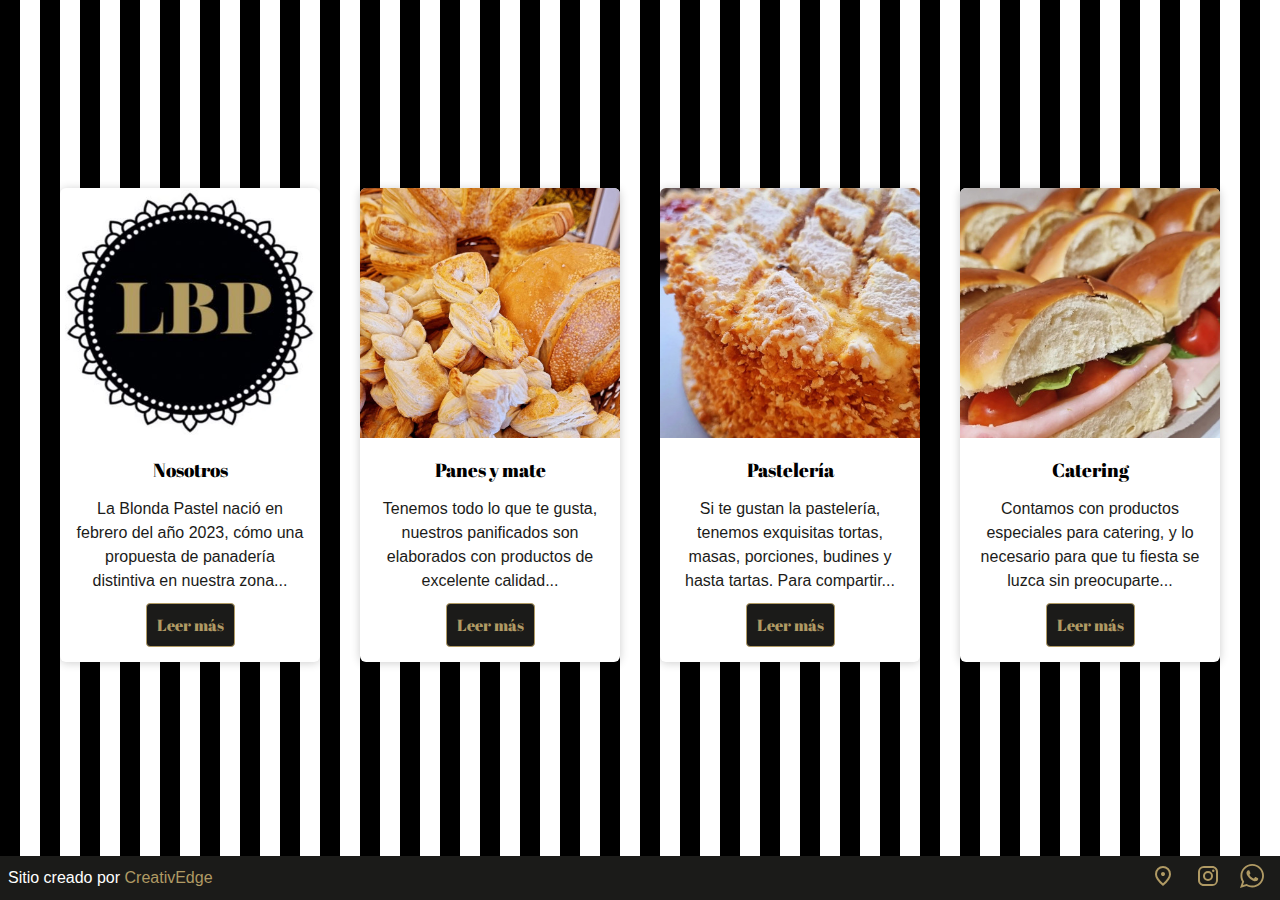
<file: index.html>
<!DOCTYPE html>
<html lang="en">
<head>
    <meta charset="UTF-8">
    <meta name="viewport" content="width=device-width, initial-scale=1.0">
    <link rel="preconnect" href="https://fonts.googleapis.com">
    <link rel="preconnect" href="https://fonts.gstatic.com" crossorigin>
    <link href="https://fonts.googleapis.com/css2?family=Abril+Fatface&family=Duru+Sans&family=Open+Sans:ital,wght@0,300..800;1,300..800&display=swap" rel="stylesheet">
    <link rel="stylesheet" href="styles.css">
    <link rel="icon"  type="image/png" href="assets/logo.png">
    <title>La Blonda Pastel</title>
</head>
<body class="bg-lineas-diagonales">
    <div class="container">
        <div class="card">
            <figure>
                <img src="assets/logo.png" alt="">
            </figure>
            <div class="contain">
                <h3>Nosotros</h3>
                <p>La Blonda Pastel nació en febrero del año 2023, cómo una propuesta de panadería distintiva en nuestra zona...</p>
                <a href="#card-1">Leer más</a>
            </div>
        </div>
        <div class="card">
            <figure>
                <img src="assets/laBlondaPanificados2.jpg" alt="">
            </figure>
            <div class="contain">
                <h3>Panes y mate</h3>
                <p>Tenemos todo lo que te gusta, nuestros panificados son elaborados con productos de excelente calidad...</p>
                <a href="#card-2">Leer más</a>
            </div>
        </div>
        <div class="card">
            <figure>
                <img src="assets/laBlondaTorta2.jpg" alt="">
            </figure>
            <div class="contain">
                <h3>Pastelería</h3>
                <p>Si te gustan la pastelería, tenemos exquisitas tortas, masas, porciones, budines y hasta tartas. Para compartir...</p>
                <a href="#card-3">Leer más</a>
            </div>
        </div>
        <div class="card">
            <figure>
                <img src="assets/laBlondaChips2.jpg" alt="">
            </figure>
            <div class="contain">
                <h3>Catering</h3>
                <p>Contamos con productos especiales para catering, y lo necesario para que tu fiesta se luzca sin preocuparte...</p>
                <a href="#card-4">Leer más</a>
            </div>
        </div>
        <article class="modal" id="card-1">
            <div class="modal-content">
                <a href="#close" class="modal-close"><svg xmlns="http://www.w3.org/2000/svg" width="24" height="24" viewBox="0 0 24 24"><path d="M12,2C6.486,2,2,6.486,2,12s4.486,10,10,10s10-4.486,10-10S17.514,2,12,2z M16.207,14.793l-1.414,1.414L12,13.414 l-2.793,2.793l-1.414-1.414L10.586,12L7.793,9.207l1.414-1.414L12,10.586l2.793-2.793l1.414,1.414L13.414,12L16.207,14.793z"/></svg></a>
                <article class="card-modal">
                    <img src="assets/logo.png" alt="La Blonda Pastel">
                    <div class="card-info">
                        <h3>Nosotros</h3>
                        <p>La Blonda Pastel nació en febrero del año 2023, cómo una propuesta de panadería distintiva en nuestra zona.</p><br>
                        <p><b>Nuestros horarios son</b></p>
                        <p>Martes a Viernes</p>
                        <p>7:30 am - 1:00 pm / 4:30 pm - 8:00 pm</p>
                        <p>Sábados y Domingos</p>
                        <p>8:00 am - 1:00 pm / 4:30 pm - 7:30 pm</p>
                    </div>
                </article>
            </div>
        </article>
        <article class="modal" id="card-2">
            <div class="modal-content">
                <a href="#close" class="modal-close"><svg xmlns="http://www.w3.org/2000/svg" width="24" height="24" viewBox="0 0 24 24"><path d="M12,2C6.486,2,2,6.486,2,12s4.486,10,10,10s10-4.486,10-10S17.514,2,12,2z M16.207,14.793l-1.414,1.414L12,13.414 l-2.793,2.793l-1.414-1.414L10.586,12L7.793,9.207l1.414-1.414L12,10.586l2.793-2.793l1.414,1.414L13.414,12L16.207,14.793z"/></svg></a>
                <article class="card-modal">
                    <img src="assets/laBlondaPanificados2.jpg" alt="Panes para el mate">
                    <div class="card-info">
                        <h3>Panes y mate</h3>
                        <p>Tenemos todo lo que te gusta, nuestros panificados son elaborados con productos de excelente calidad...</p>
                    </div>
                </article>
            </div>
        </article>
        <article class="modal" id="card-3">
            <div class="modal-content">
                <a href="#close" class="modal-close"><svg xmlns="http://www.w3.org/2000/svg" width="24" height="24" viewBox="0 0 24 24"><path d="M12,2C6.486,2,2,6.486,2,12s4.486,10,10,10s10-4.486,10-10S17.514,2,12,2z M16.207,14.793l-1.414,1.414L12,13.414 l-2.793,2.793l-1.414-1.414L10.586,12L7.793,9.207l1.414-1.414L12,10.586l2.793-2.793l1.414,1.414L13.414,12L16.207,14.793z"/></svg></a>
                <article class="card-modal">
                    <img src="assets/laBlondaTorta2.jpg" alt="Panes para el mate">
                    <div class="card-info">
                        <h3>Pastelería</h3>
                        <p>Si te gustan la pastelería, tenemos exquisitas tortas, masas, porciones, budines y hasta tartas. Para compartir...</p>
                    </div>
                </article>
            </div>
        </article>
        <article class="modal" id="card-4">
            <div class="modal-content">
                <a href="#close" class="modal-close"><svg xmlns="http://www.w3.org/2000/svg" width="24" height="24" viewBox="0 0 24 24"><path d="M12,2C6.486,2,2,6.486,2,12s4.486,10,10,10s10-4.486,10-10S17.514,2,12,2z M16.207,14.793l-1.414,1.414L12,13.414 l-2.793,2.793l-1.414-1.414L10.586,12L7.793,9.207l1.414-1.414L12,10.586l2.793-2.793l1.414,1.414L13.414,12L16.207,14.793z"/></svg></a>
                <article class="card-modal">
                    <img src="assets/laBlondaChips2.jpg" alt="Panes para el mate">
                    <div class="card-info">
                        <h3>Catering</h3>
                        <p>Contamos con productos especiales para catering, y lo necesario para que tu fiesta se luzca sin preocuparte...</p>
                    </div>
                </article>
            </div>
        </article>
    </div>
    <footer class="footer">
        <div>
            <small>Sitio creado por <a href="https://www.creativedge.com.ar">CreativEdge</a></small>
        </div>
        <div>
            <a href="https://www.google.com/maps/place/La+Blonda+Pastel/@-34.7024589,-58.588046,17z/data=!3m1!4b1!4m6!3m5!1s0x95bcc78d49745747:0x6c0628befe0eb387!8m2!3d-34.7024633!4d-58.5854711!16s%2Fg%2F11sjmmzkf0?authuser=0&entry=ttu">
                <svg xmlns="http://www.w3.org/2000/svg" height="24px" viewBox="0 -960 960 960" width="24px" fill="#5f6368"><path d="M480-480q33 0 56.5-23.5T560-560q0-33-23.5-56.5T480-640q-33 0-56.5 23.5T400-560q0 33 23.5 56.5T480-480Zm0 294q122-112 181-203.5T720-552q0-109-69.5-178.5T480-800q-101 0-170.5 69.5T240-552q0 71 59 162.5T480-186Zm0 106Q319-217 239.5-334.5T160-552q0-150 96.5-239T480-880q127 0 223.5 89T800-552q0 100-79.5 217.5T480-80Zm0-480Z"/></svg>
            </a>
            <a href="https://www.instagram.com/lablondapastel/">
                <svg xmlns="http://www.w3.org/2000/svg" xmlns:xlink="http://www.w3.org/1999/xlink" version="1.1" id="mdi-instagram" width="24" height="24" viewBox="0 0 24 24"><path d="M7.8,2H16.2C19.4,2 22,4.6 22,7.8V16.2A5.8,5.8 0 0,1 16.2,22H7.8C4.6,22 2,19.4 2,16.2V7.8A5.8,5.8 0 0,1 7.8,2M7.6,4A3.6,3.6 0 0,0 4,7.6V16.4C4,18.39 5.61,20 7.6,20H16.4A3.6,3.6 0 0,0 20,16.4V7.6C20,5.61 18.39,4 16.4,4H7.6M17.25,5.5A1.25,1.25 0 0,1 18.5,6.75A1.25,1.25 0 0,1 17.25,8A1.25,1.25 0 0,1 16,6.75A1.25,1.25 0 0,1 17.25,5.5M12,7A5,5 0 0,1 17,12A5,5 0 0,1 12,17A5,5 0 0,1 7,12A5,5 0 0,1 12,7M12,9A3,3 0 0,0 9,12A3,3 0 0,0 12,15A3,3 0 0,0 15,12A3,3 0 0,0 12,9Z" /></svg>
            </a>
            <a href="https://wa.link/pxw3ft">
                <svg version="1.1" id="Capa_1" xmlns="http://www.w3.org/2000/svg" xmlns:xlink="http://www.w3.org/1999/xlink" x="0px" y="0px"
	 width="24px" height="24px" viewBox="0 0 90 90" style="enable-background:new 0 0 90 90;" xml:space="preserve">
<g>
	<path id="WhatsApp" d="M90,43.841c0,24.213-19.779,43.841-44.182,43.841c-7.747,0-15.025-1.98-21.357-5.455L0,90l7.975-23.522
		c-4.023-6.606-6.34-14.354-6.34-22.637C1.635,19.628,21.416,0,45.818,0C70.223,0,90,19.628,90,43.841z M45.818,6.982
		c-20.484,0-37.146,16.535-37.146,36.859c0,8.065,2.629,15.534,7.076,21.61L11.107,79.14l14.275-4.537
		c5.865,3.851,12.891,6.097,20.437,6.097c20.481,0,37.146-16.533,37.146-36.857S66.301,6.982,45.818,6.982z M68.129,53.938
		c-0.273-0.447-0.994-0.717-2.076-1.254c-1.084-0.537-6.41-3.138-7.4-3.495c-0.993-0.358-1.717-0.538-2.438,0.537
		c-0.721,1.076-2.797,3.495-3.43,4.212c-0.632,0.719-1.263,0.809-2.347,0.271c-1.082-0.537-4.571-1.673-8.708-5.333
		c-3.219-2.848-5.393-6.364-6.025-7.441c-0.631-1.075-0.066-1.656,0.475-2.191c0.488-0.482,1.084-1.255,1.625-1.882
		c0.543-0.628,0.723-1.075,1.082-1.793c0.363-0.717,0.182-1.344-0.09-1.883c-0.27-0.537-2.438-5.825-3.34-7.977
		c-0.902-2.15-1.803-1.792-2.436-1.792c-0.631,0-1.354-0.09-2.076-0.09c-0.722,0-1.896,0.269-2.889,1.344
		c-0.992,1.076-3.789,3.676-3.789,8.963c0,5.288,3.879,10.397,4.422,11.113c0.541,0.716,7.49,11.92,18.5,16.223
		C58.2,65.771,58.2,64.336,60.186,64.156c1.984-0.179,6.406-2.599,7.312-5.107C68.398,56.537,68.398,54.386,68.129,53.938z"/>
</g>
<g>
</g>
<g>
</g>
<g>
</g>
<g>
</g>
<g>
</g>
<g>
</g>
<g>
</g>
<g>
</g>
<g>
</g>
<g>
</g>
<g>
</g>
<g>
</g>
<g>
</g>
<g>
</g>
<g>
</g>
</svg>
            </a>
        </div>
    </footer>
</body>
</html>
</file>
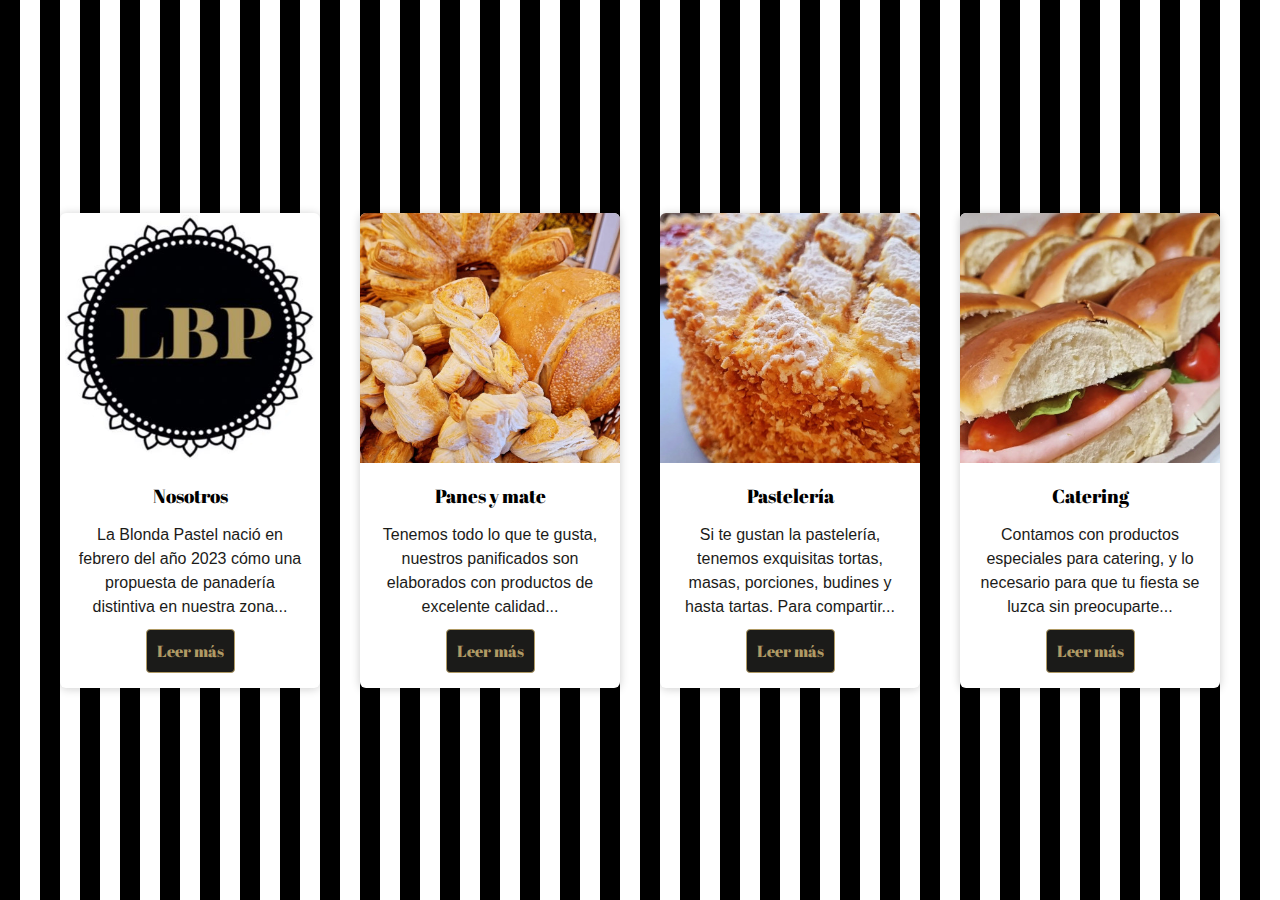
<file: landingPage/index.html>
<!DOCTYPE html>
<html lang="en">
<head>
    <meta charset="UTF-8">
    <meta name="viewport" content="width=device-width, initial-scale=1.0">
    <link rel="preconnect" href="https://fonts.googleapis.com">
    <link rel="preconnect" href="https://fonts.gstatic.com" crossorigin>
    <link href="https://fonts.googleapis.com/css2?family=Abril+Fatface&family=Duru+Sans&family=Open+Sans:ital,wght@0,300..800;1,300..800&display=swap" rel="stylesheet">
    <link rel="stylesheet" href="styles.css">
    <link rel="icon"  type="image/png" href="assets/logo.png">
    <title>La Blonda Pastel</title>
</head>
<body class="bg-lineas-diagonales">
    <div class="container">
        <div class="card">
            <figure>
                <img src="assets/logo.png" alt="">
            </figure>
            <div class="contain">
                <h3>Nosotros</h3>
                <p>La Blonda Pastel nació en febrero del año 2023 cómo una propuesta de panadería distintiva en nuestra zona...</p>
                <a href="#">Leer más</a>
            </div>
        </div>
        <div class="card">
            <figure>
                <img src="assets/laBlondaPanificados2.jpg" alt="">
            </figure>
            <div class="contain">
                <h3>Panes y mate</h3>
                <p>Tenemos todo lo que te gusta, nuestros panificados son elaborados con productos de excelente calidad...</p>
                <a href="#">Leer más</a>
            </div>
        </div>
        <div class="card">
            <figure>
                <img src="assets/laBlondaTorta2.jpg" alt="">
            </figure>
            <div class="contain">
                <h3>Pastelería</h3>
                <p>Si te gustan la pastelería, tenemos exquisitas tortas, masas, porciones, budines y hasta tartas. Para compartir...</p>
                <a href="#">Leer más</a>
            </div>
        </div>
        <div class="card">
            <figure>
                <img src="assets/laBlondaChips2.jpg" alt="">
            </figure>
            <div class="contain">
                <h3>Catering</h3>
                <p>Contamos con productos especiales para catering, y lo necesario para que tu fiesta se luzca sin preocuparte...</p>
                <a href="#">Leer más</a>
            </div>
        </div>
    </div>
</body>
</html>
</file>
<file: styles.css>
:root{
    --first-color: #1b1b19;
    --first-alpha-color: rgba(27, 27, 25, 0.75);
    --second-color: #b09a64;
    --secondalpha-color: rgba(176, 154, 100, 0.75);
    --first-font: Tahoma, sans-serif;
    --second-font: Abril Fatface;
}
* { 
    margin:0;
    padding:0; 
    box-sizing: border-box;
}
body{
    width: 100%;
    font-family: var(--first-font);
    min-height: 100vh;
    position: relative;
    padding-bottom: 50px;
}
h1{
    font-family: var(--second-font);
}
h3{
    font-family: var(--second-font);
}
.bg-lineas-diagonales{
    background: repeating-linear-gradient(
      90deg,
      rgba(0, 0, 0, 1) 40px,
      rgba(0, 0, 0, 1) 60px,
      #ffffff 60px,
      #ffffff 80px
    );
    display: flex;
    align-items: center;
    justify-content: center;
}
.container{
    display: flex;
    flex-direction: column;
    align-items: center;
    max-width: 390px;
}
.card{
    width: 80%;
    margin: 5px;
    border-radius: 6px;
    overflow: hidden;
    background: #ffffff;
    box-shadow: 0px 1px 10px rgba(0, 0, 0, .2);
    cursor: default;
    transition: all 400ms ease;
}
.card img{
    width: 100%;
    height: auto;
}
.card .contain{
    padding: 15px;
    text-align: center;
}
.card .contain p{
    line-height: 1.5;
    color: var(--first-color);
    font-family: var(--first-font);
}
.card .contain h3{
    font-weight: 400;
    margin-bottom: 15px;
}
.card .contain a{
    text-decoration: none;
    display: inline-block;
    padding: 10px;
    margin-top: 10px;
    background: var(--first-color);
    font-family: var(--second-font);
    color: var(--second-color);
    border: 1px solid var(--second-color);
    border-radius: 4px;
    transition: all 400ms ease;
}
.card-modal{
    background-color: #ffffff;
    padding: 16px;
    max-width: 350px;
    display: flex;
    flex-direction: column;
}
.card-modal h3{
    border-bottom: medium solid var(--second-color);
    margin: 16px auto;
    padding: 8px 0;
}
.card-modal p{
    text-align: center;
    font-family: var(--first-font);
}
.card-modal img{
    width: 100%;
    border-radius: 400px;
}
.footer{
    display: flex;
    justify-content: space-between;
    align-items: center;
    position: absolute;
    bottom: 0;
    width: 100%;
    background-color: var(--first-color);
    color: #ffffff;
    font-size: 12px;
    text-align: center;
    padding: 8px;
}
.footer svg{
    fill: var(--second-color);
    margin: 0 8px;
}
.footer a{
    text-decoration: none;
    color: var(--second-color);
}
.modal{
    position: fixed;
    z-index: 999;
    top: 0;
    right: 0;
    bottom: 0;
    left: 0;
    display: flex;
    justify-content: center;
    align-items: center;
    background-color: var(--first-alpha-color);
    opacity: 0;
    pointer-events: none;
    transition: all 1s;
}
.modal-content{
    position: relative;
}
.modal-close{
    position: absolute;
    top: 1rem;
    right: 1rem;
}
.modal-close svg{
    width: 3rem;
    height: 3rem;
    fill: var(--second-color);
}
.modal[id|="card"]:target{
    opacity: 1;
    pointer-events: auto;
}
@media screen and (min-width: 1024px) {
    .container{
        min-height: 100%;
        width: 100%;
        display: flex;
        flex-direction: row;
        max-width: 1200px;
    }
    .card{
        width: 100%;
        margin: 20px;
    }
    .card:hover{
        box-shadow: 5px 5px 20px rgba(0, 0, 0, .6);
        transform: translateY(-2%);
    }
    .card img{
        width: 100%;
        height: 250px;
    }
    .card .contain{
        padding: 15px;
        text-align: center;
    }
    .card .contain a:hover{
        background: var(--second-color);
        color: var(--first-color);
    }
    .card-modal{
        max-width: 800px;
        display: flex;
        flex-direction: row;
    }
    .card-modal h3{
        margin: 48px 16px;
        padding: 16px 0;
    }
    .card-modal p{
        text-align: left;
        padding-left: 16px;
    }
    .card-modal img{
        border-radius: 40px;
    }
    .footer small{
        font-size: 16px;
    }
    .footer a{
        font-size: 16px;
    }
}
</file>
<file: landingPage/styles.css>
* { 
    margin:0;
    padding:0; 
    box-sizing: border-box;
}
body{
    width: 100%;
    font-family: Abril Fatface;
}
.bg-lineas-diagonales{
    background: repeating-linear-gradient(
      90deg,
      rgba(0, 0, 0, 1) 40px,
      rgba(0, 0, 0, 1) 60px,
      #ffffff 60px,
      #ffffff 80px
    );
    height: 100vh;
    display: flex;
    align-items: center;
    justify-content: center;
}
.container{
    width: 100%;
    display: flex;
    flex-direction: column;
    align-items: center;
    max-width: 390px;
}
.card{
    width: 80%;
    margin: 5px;
    border-radius: 6px;
    overflow: hidden;
    background: #ffffff;
    box-shadow: 0px 1px 10px rgba(0, 0, 0, .2);
    cursor: default;
    transition: all 400ms ease;
}
.card img{
    width: 100%;
    height: auto;
}
.card .contain{
    padding: 15px;
    text-align: center;
}
.card .contain p{
    line-height: 1.5;
    color: #1b1b19;
    font-family: Tahoma, sans-serif
}
.card .contain h3{
    font-weight: 400;
    margin-bottom: 15px;
}
.card .contain a{
    text-decoration: none;
    display: inline-block;
    padding: 10px;
    margin-top: 10px;
    background: #1b1b19;
    color: #b09a64;
    border: 1px solid #b09a64;
    border-radius: 4px;
    transition: all 400ms ease;
}
@media screen and (min-width: 1024px) {
    .container{
        width: 100%;
        display: flex;
        flex-direction: row;
        max-width: 1200px;
    }
    .card{
        width: 100%;
        margin: 20px;
    }
    .card:hover{
        box-shadow: 5px 5px 20px rgba(0, 0, 0, .6);
        transform: translateY(-2%);
    }
    .card img{
        width: 100%;
        height: 250px;
    }
    .card .contain{
        padding: 15px;
        text-align: center;
    }
    .card .contain a:hover{
        background: #b09a64;
        color: #1b1b19;
    }
}
</file>
